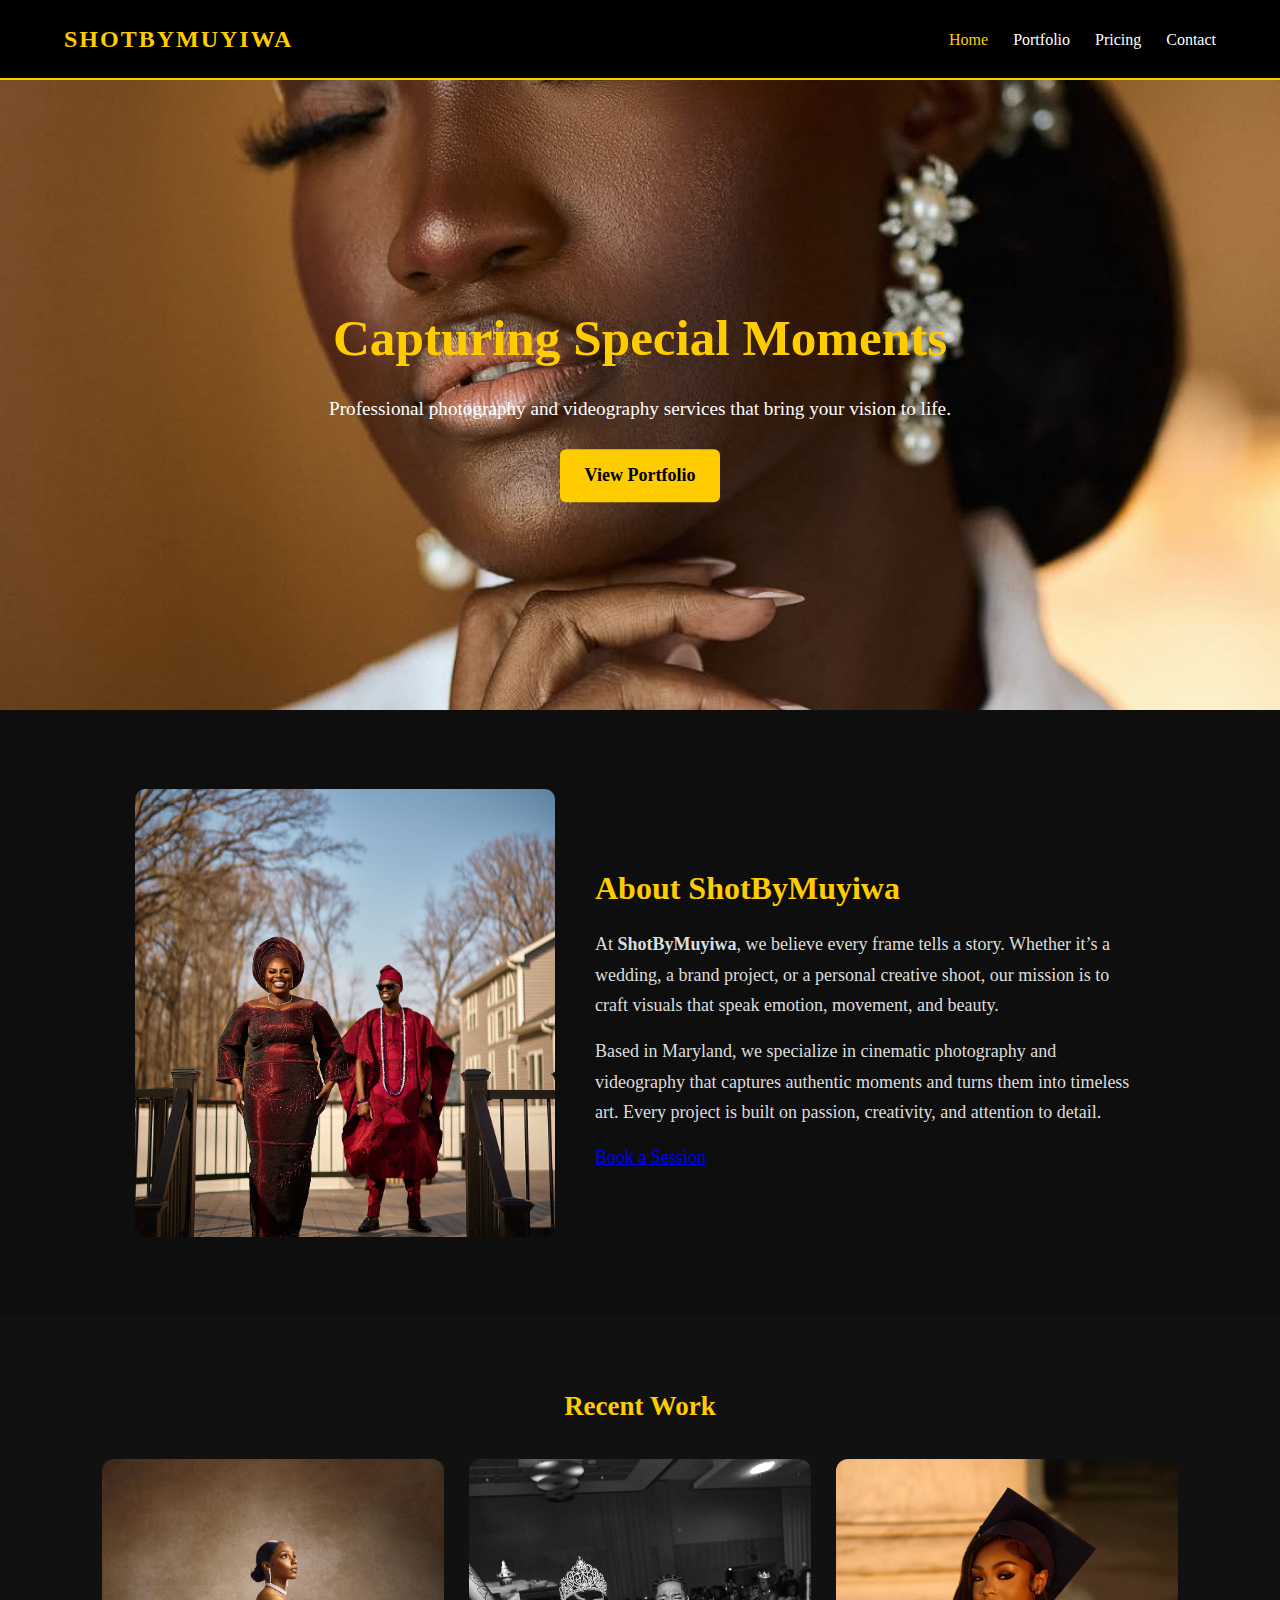
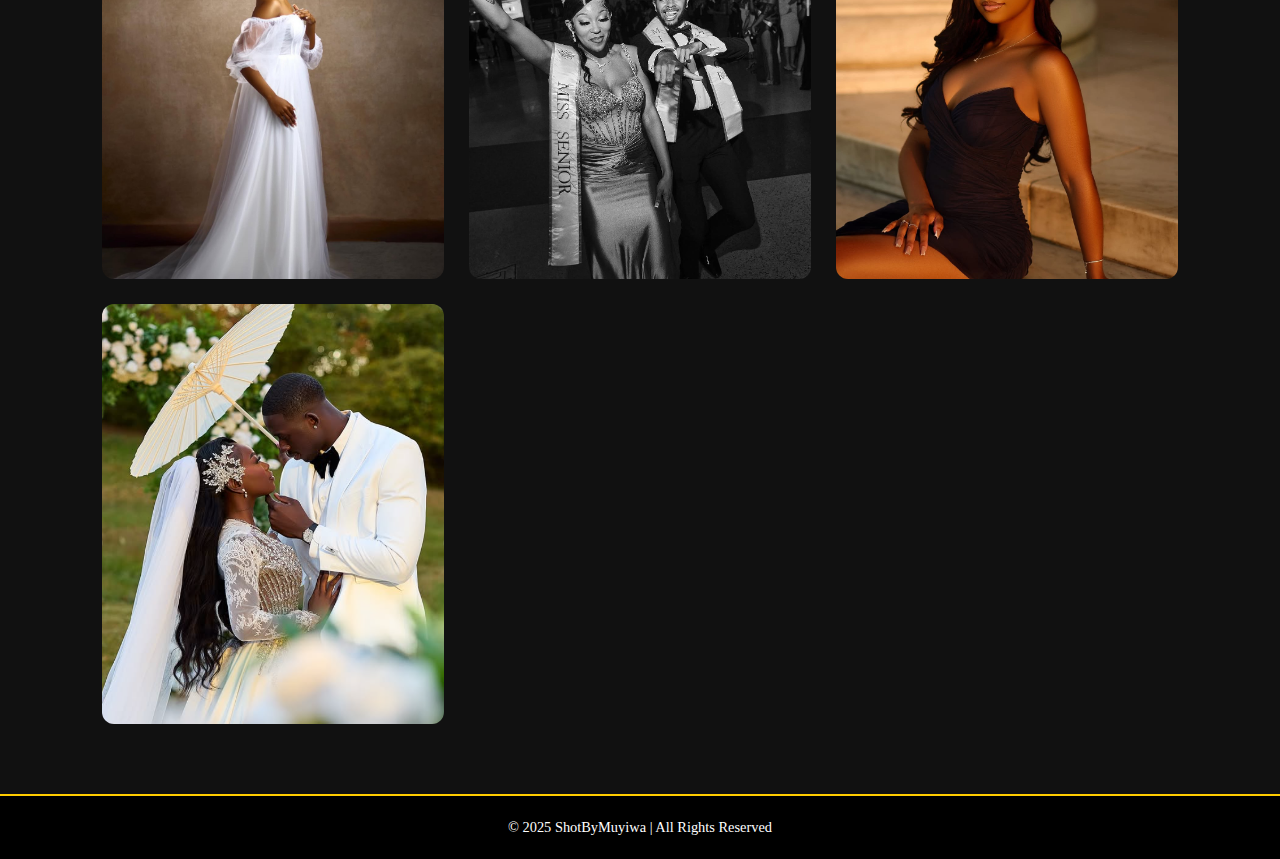
<file: index.html>
<!DOCTYPE html>
<html lang="en">

<head>
    <meta charset="UTF-8">
    <meta name="viewport" content="width=device-width, initial-scale=1.0">
    <title>ShotByMuyiwa | Home</title>
    <link rel="stylesheet" href="shotbymuyiwa.css">
</head>

<body>

    <!-- HEADER -->
    <header>
        <div class="logo">SHOTBYMUYIWA</div>
        <nav>
            <ul>
                <li><a href="index.html" class="active">Home</a></li>
                <li><a href="portfolio.html">Portfolio</a></li>
                <li><a href="pricing.html">Pricing</a></li>
                <li><a href="contact.html">Contact</a></li>
            </ul>
        </nav>
    </header>

    <!-- HERO SECTION -->
    <section class="hero">
        <img src="./images/aminaplease.jpg" alt="ShotByMuyiwa Videography" class="hero-image">
        <div class="hero-text">
            <h1>Capturing Special Moments</h1>
            <p>Professional photography and videography services that bring your vision to life.</p>

            <a href="portfolio.html" class="button">View Portfolio</a>
        </div>
    </section>

    <!-- ABOUT SECTION -->
    <section class="about-section">
        <div class="about-container">

            <div class="about-image">
                <img src="./images/weddingportrait.jpg" alt="Wedding portrait by ShotByMuyiwa">
            </div>

            <div class="about-text">
                <h2>About ShotByMuyiwa</h2>
                <p>
                    At <strong>ShotByMuyiwa</strong>, we believe every frame tells a story. Whether it’s a wedding,
                    a brand project, or a personal creative shoot, our mission is to craft visuals that speak emotion,
                    movement, and beauty.
                </p>
                <p>
                    Based in Maryland, we specialize in cinematic photography and videography that captures authentic
                    moments and turns them into timeless art. Every project is built on passion, creativity, and
                    attention to detail.
                </p>

                <a href="contact.html" class="button">Book a Session</a>
            </div>

        </div>
    </section>

    <!-- FAVORITES -->
    <section class="gallery">
        <h2>Recent Work</h2>

        <div class="gallery-grid">

            <img src="images/weddingstudio.jpg" alt="Wedding Studio Portrait">
            <img src="images/eventstill.jpg" alt="Event Coverage">
            <img src="images/graduation.jpg" alt="Graduation Shoot">
            <img src="images/FakeWedding.jpg" alt="Fake Wedding">

        </div>
    </section>

    <!-- FOOTER -->
    <footer>
        <p>© 2025 ShotByMuyiwa | All Rights Reserved</p>
    </footer>

</body>
</html>
</file>
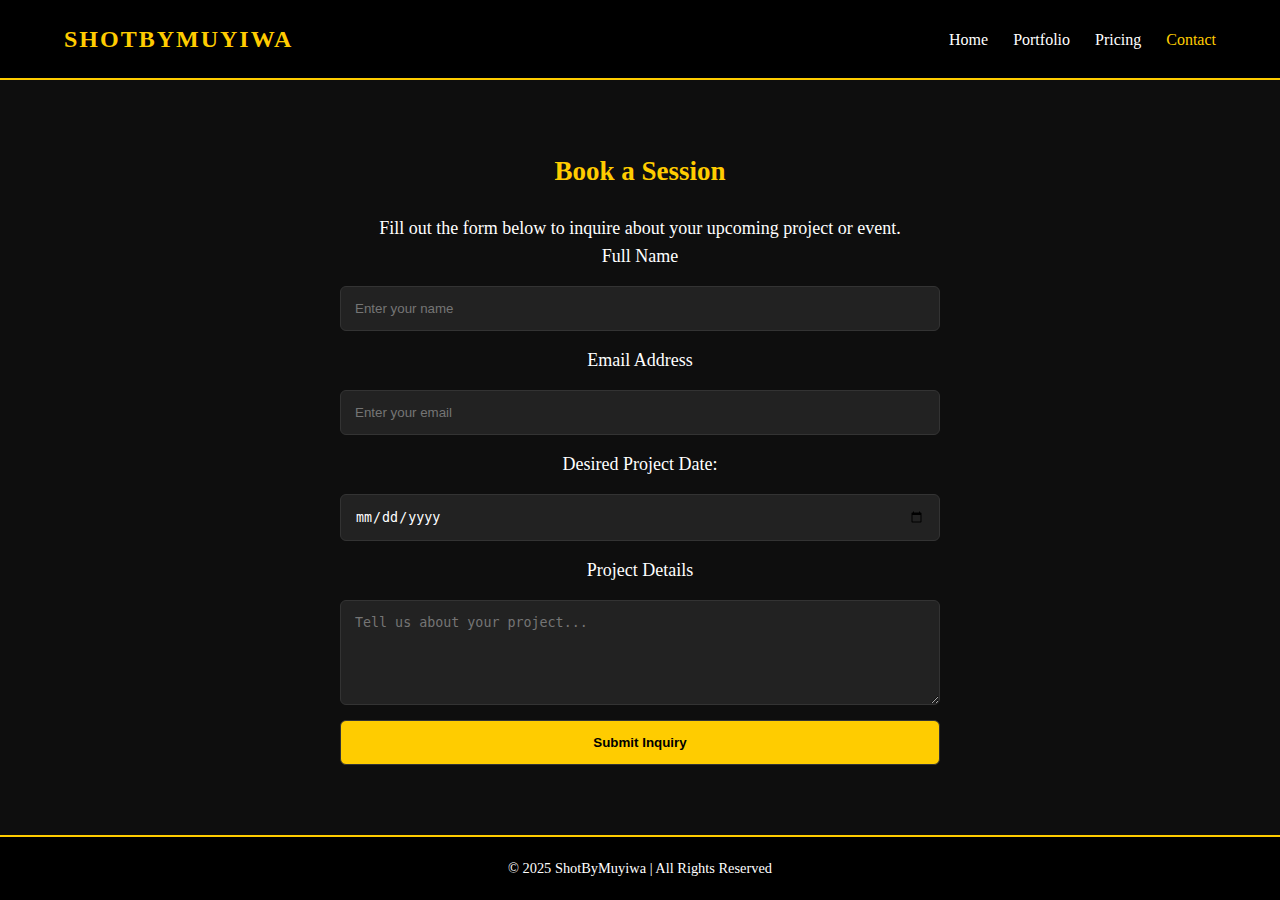
<file: contact.html>
<!DOCTYPE html>
<html lang="en">

<head>
    <meta charset="UTF-8">
    <meta name="viewport" content="width=device-width, initial-scale=1.0">
    <title>Contact | ShotByMuyiwa</title>
    <link rel="stylesheet" href="shotbymuyiwa.css">
</head>

<body>
    <!-- Header -->
    <header>
        <div class="logo">SHOTBYMUYIWA</div>
        <nav>
            <ul>
                <li><a href="index.html">Home</a></li>
                <li><a href="portfolio.html">Portfolio</a></li>
                <li><a href="pricing.html">Pricing</a></li>
                <li><a href="contact.html" class="active">Contact</a></li>
            </ul>
        </nav>
    </header>

    <!-- Contact Section -->
    <section class="contact-form">
        <h2>Book a Session</h2>
        <p>Fill out the form below to inquire about your upcoming project or event.</p>

        <form action="https://webdevbasics.net/scripts/javajam8.php" method="POST">
            <label for="name">Full Name</label>
            <input type="text" id="name" name="name" placeholder="Enter your name" required>

            <label for="email">Email Address</label>
            <input type="email" id="email" name="email" placeholder="Enter your email" required>

            <label for="date"> Desired Project Date:</label>
            <input type="date" id="date" name="date" min="2025-11-11" required>


            <label for="notes">Project Details</label>
            <textarea id="notes" name="notes" rows="5" placeholder="Tell us about your project..."></textarea>

            <input type="submit" value="Submit Inquiry">
        </form>
    </section>

    <!-- Footer -->
    <footer>
        <p>© 2025 ShotByMuyiwa | All Rights Reserved</p>
    </footer>
</body>

</html>
</file>
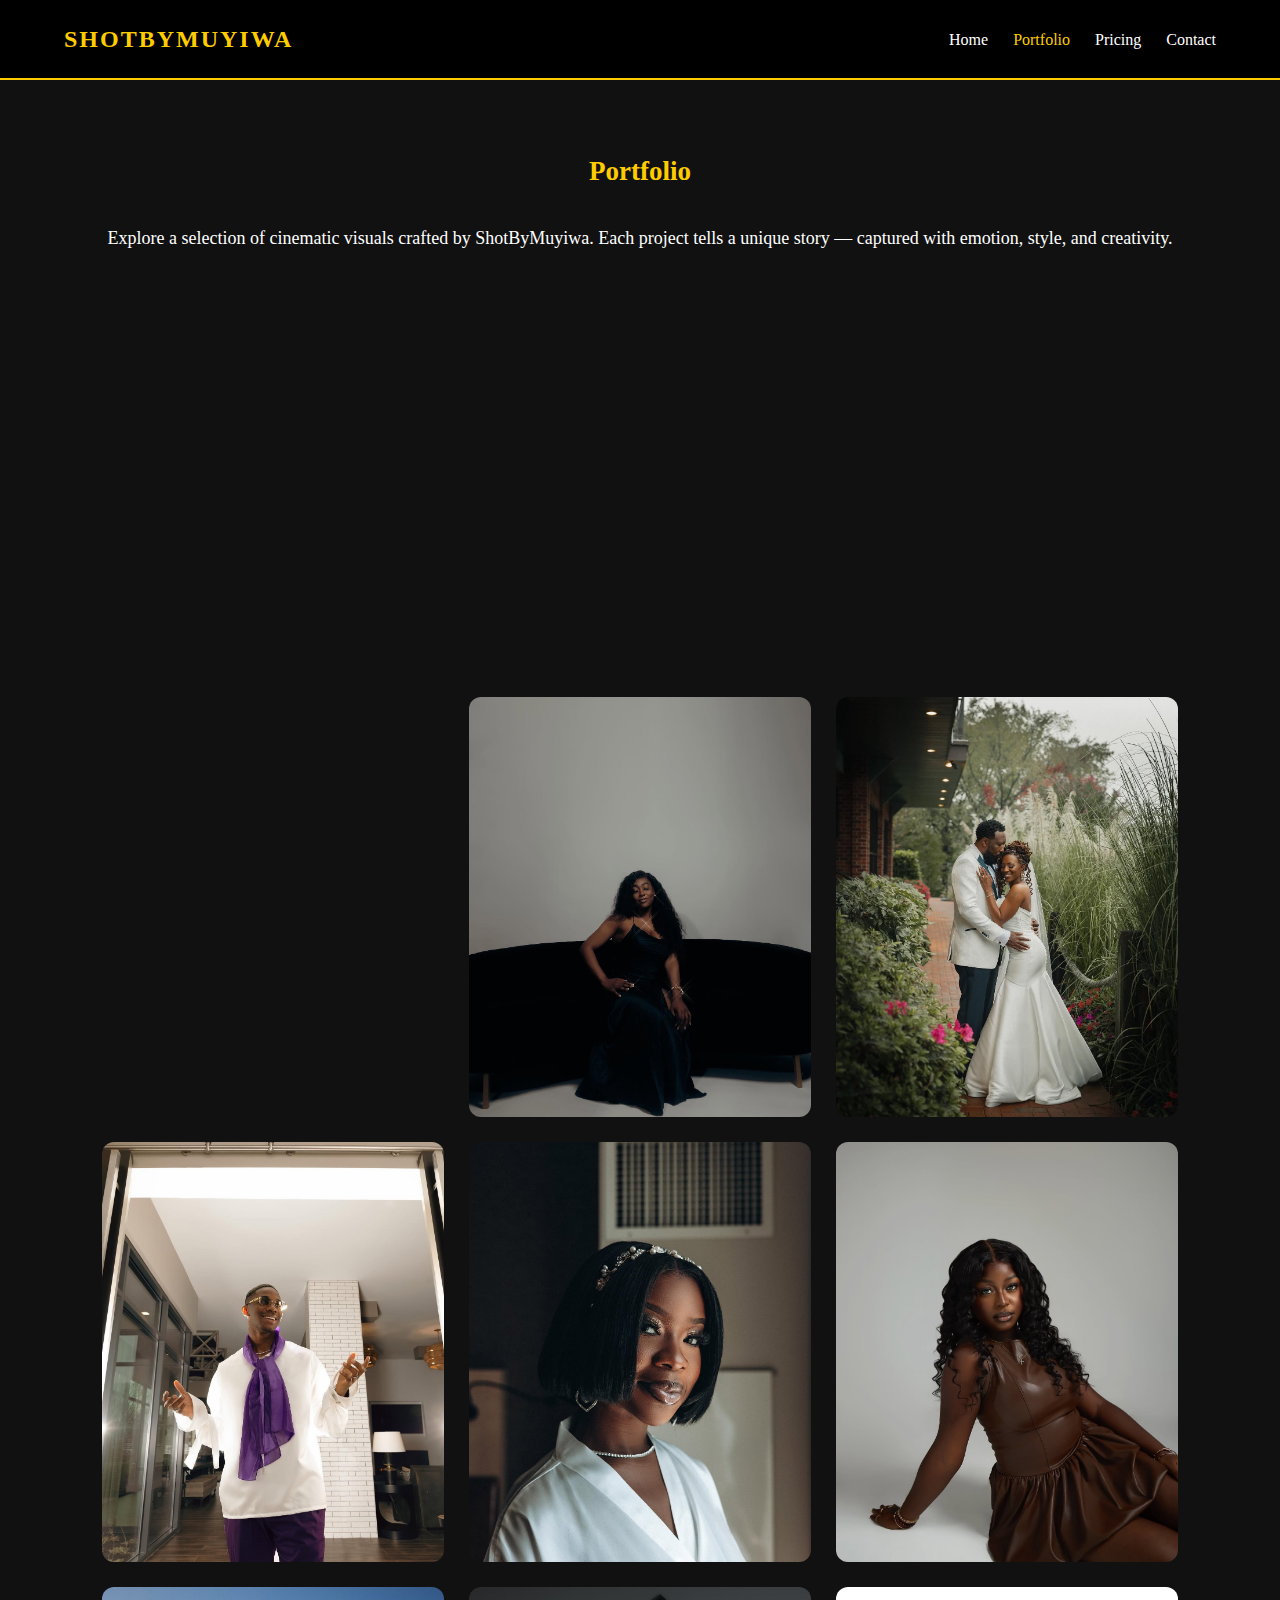
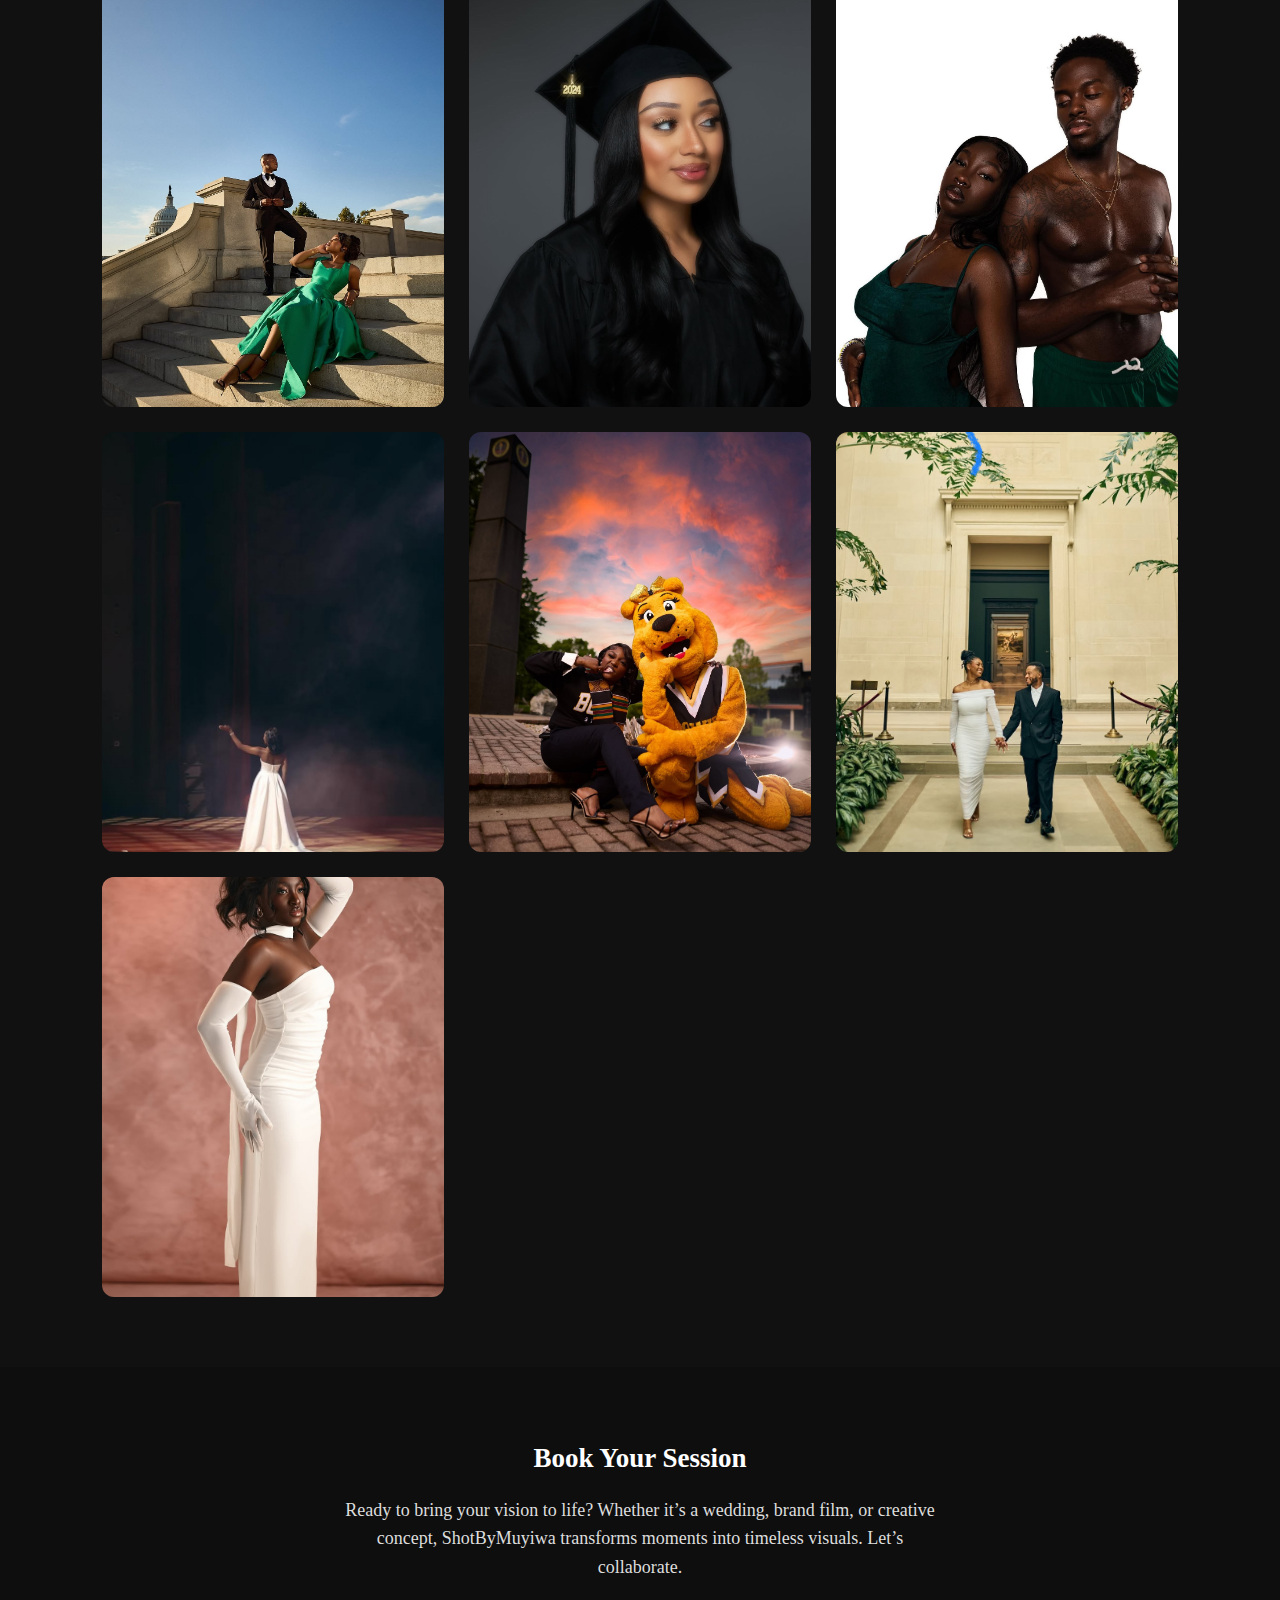
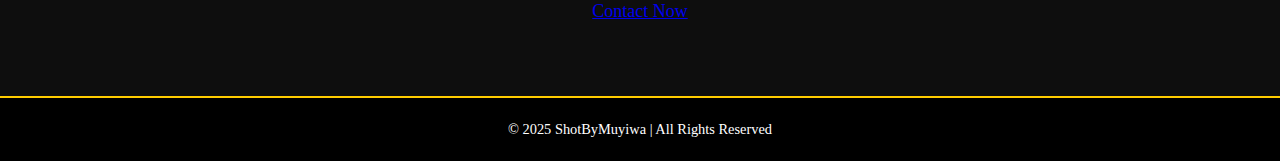
<file: portfolio.html>
<!DOCTYPE html>
<html lang="en">

<head>
    <meta charset="UTF-8">
    <meta name="viewport" content="width=device-width, initial-scale=1.0">
    <title>ShotByMuyiwa | Portfolio</title>
    <link rel="stylesheet" href="shotbymuyiwa.css">
</head>

<body>
    <!-- Header -->
    <header>
        <div class="logo">SHOTBYMUYIWA</div>
        <nav>
            <ul>
                <li><a href="index.html">Home</a></li>
                <li><a href="portfolio.html" class="active">Portfolio</a></li>
                <li><a href="pricing.html">Pricing</a></li>
                <li><a href="contact.html">Contact</a></li>
            </ul>
        </nav>
    </header>

    <section class="gallery">
    <h2>Portfolio</h2>
    <p>Explore a selection of cinematic visuals crafted by ShotByMuyiwa. Each project tells a unique story —
        captured with emotion, style, and creativity.</p>

    <div class="gallery-grid">
            <div class="video-wrapper">
                <iframe 
                    src="https://www.youtube.com/embed/mu0DJ1X8xSg"
"                   title="YouTube Video"
                    allowfullscreen>
                </iframe>
            </div>

            <div class="video-wrapper">
                <iframe 
                    src="https://youtube.com/embed/Rr0INExoh0A"
"                   title="YouTube Video"
                    allowfullscreen>
                </iframe>
            </div>

            <div class="video-wrapper">
                <iframe 
                    src="https://youtube.com/embed/op9bhNIUlAk"
"                   title="YouTube Video"
                    allowfullscreen>
                </iframe>
            </div>

            <div class="video-wrapper">
                <iframe 
                    src="https://www.youtube.com/embed/HJZU3CNEglQ"
                    title="YouTube Video"
                    allowfullscreen>
                </iframe>
            </div>

    
        <img src="./images/fikayo.jpg" alt="Wedding Cinematic Still">
        <img src="./images/wedding2.jpg" alt="Portrait Shoot">
        <img src="./images/inicash.jpg" alt="Commercial Visual">
        <img src="./images/wedding3.jpg" alt="Wedding Still">
        <img src="./images/sharon.jpg" alt="Studio Still 1">
        <img src="./images/damiandevodie.jpg" alt="Outside Still 1">
        <img src="./images/aisha.jpg" alt="Studio Still 2">
        <img src="./images/abdulahi.jpg" alt="Studio Still 3">
        <img src="./images/destiny.jpg" alt="Morgan Coronation">
        <img src="./images/aicha.jpg" alt="Outside Still 2">
        <img src="./images/kennedy.jpg" alt="Outside Still 3">
        <img src="./images/Temi.jpg" alt="Studio Still 4">

    </div>
</section>


    <section class="about-section" style="text-align:center;">
        <h2>Book Your Session</h2>
        <p style="max-width:600px;margin:15px auto;color:#ddd;">
            Ready to bring your vision to life? Whether it’s a wedding, brand film, or creative concept,
            ShotByMuyiwa transforms moments into timeless visuals. Let’s collaborate.
        </p>
        <a href="contact.html" class="button">Contact Now</a>
    </section>

    <footer>
        <p>© 2025 ShotByMuyiwa | All Rights Reserved</p>
    </footer>
</body>

</html>
</file>
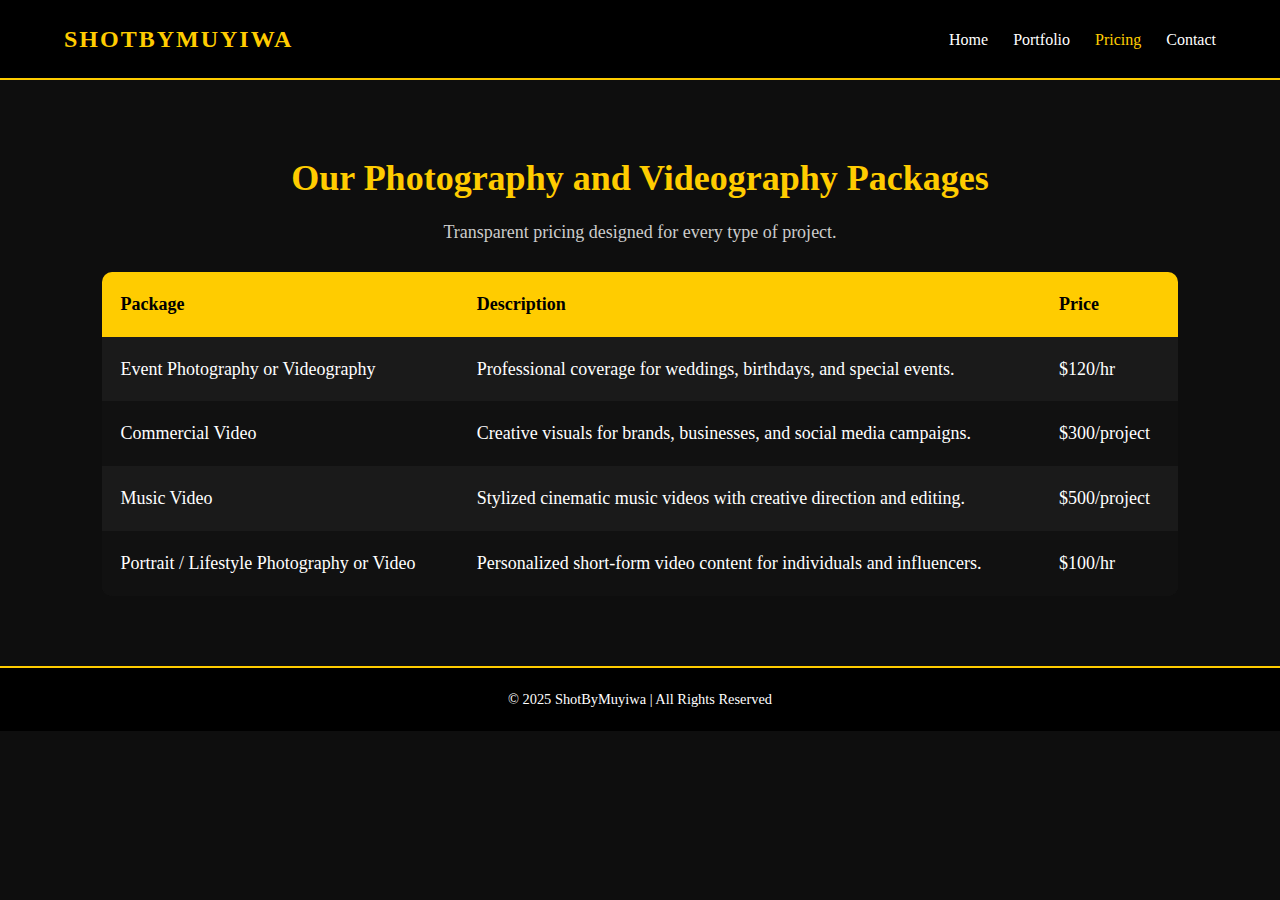
<file: pricing.html>
<!DOCTYPE html>
<html lang="en">

<head>
  <meta charset="UTF-8">
  <meta name="viewport" content="width=device-width, initial-scale=1.0">
  <title>Pricing | ShotByMuyiwa</title>
  <link rel="stylesheet" href="shotbymuyiwa.css">
</head>

<body>
  <!-- Header -->
  <header>
    <div class="logo">SHOTBYMUYIWA</div>
    <nav>
      <ul>
        <li><a href="index.html">Home</a></li>
        <li><a href="portfolio.html">Portfolio</a></li>
        <li><a href="pricing.html" class="active">Pricing</a></li>
        <li><a href="contact.html">Contact</a></li>
      </ul>
    </nav>
  </header>

  <!-- Pricing Section -->
  <section class="pricing">
    <h1>Our Photography and Videography Packages</h1>
    <p>Transparent pricing designed for every type of project.</p>

    <div class="table-wrapper">
      <table>
        <thead>
          <tr>
            <th>Package</th>
            <th>Description</th>
            <th>Price</th>
          </tr>
        </thead>
        <tbody>
          <tr>
            <td>Event Photography or Videography</td>
            <td>Professional coverage for weddings, birthdays, and special events.</td>
            <td>$120/hr</td>
          </tr>
          <tr>
            <td>Commercial Video</td>
            <td>Creative visuals for brands, businesses, and social media campaigns.</td>
            <td>$300/project</td>
          </tr>
          <tr>
            <td>Music Video</td>
            <td>Stylized cinematic music videos with creative direction and editing.</td>
            <td>$500/project</td>
          </tr>
          <tr>
            <td>Portrait / Lifestyle Photography or Video</td>
            <td>Personalized short-form video content for individuals and influencers.</td>
            <td>$100/hr</td>
          </tr>
        </tbody>
      </table>
    </div>
  </section>

  <!-- Footer -->
  <footer>
    <p>© 2025 ShotByMuyiwa | All Rights Reserved</p>
  </footer>
</body>

</html>
</file>
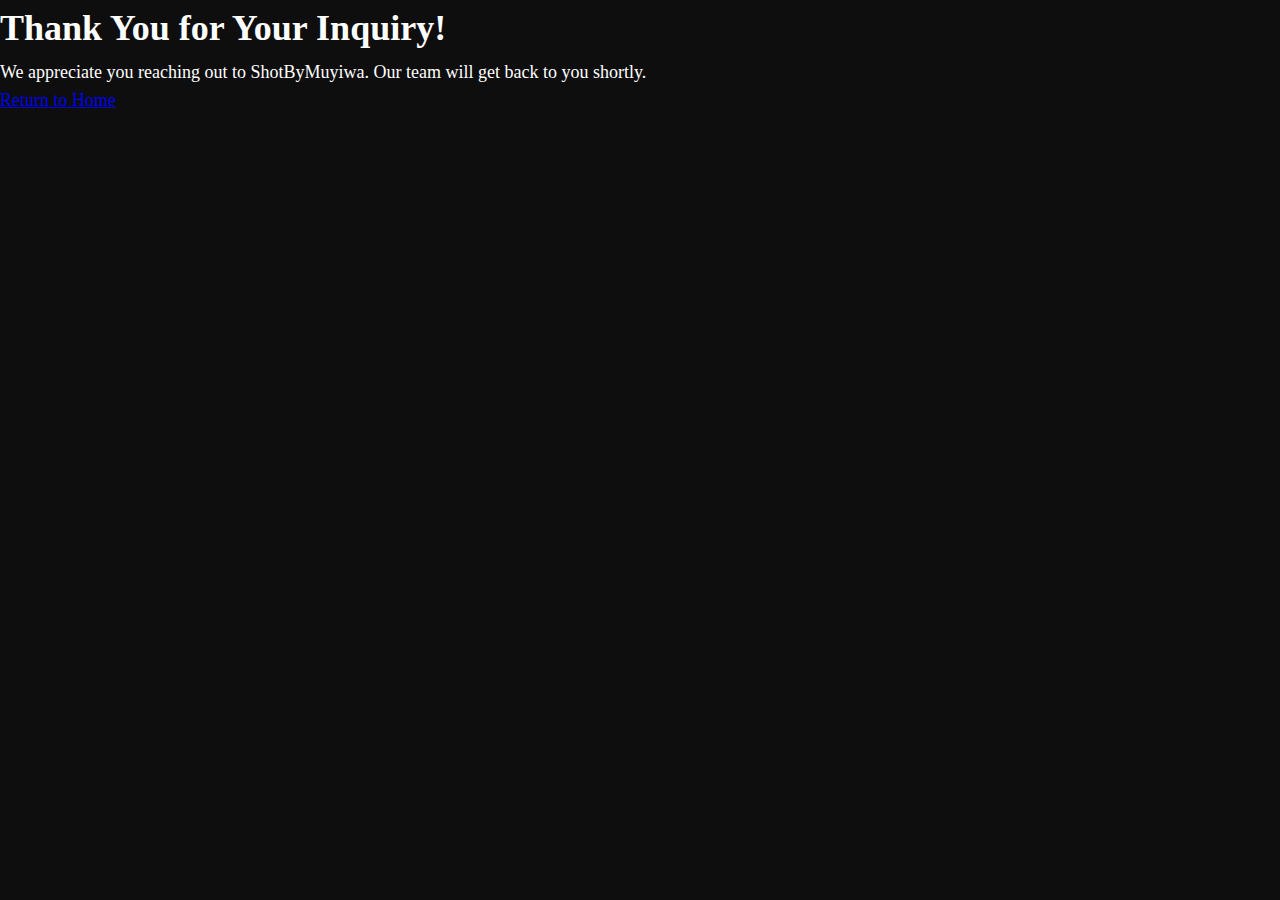
<file: thankyou.html>
<!DOCTYPE html>
<html lang="en">

<head>
    <meta charset="UTF-8">
    <meta name="viewport" content="width=device-width, initial-scale=1.0">
    <title>Thank You | ShotByMuyiwa</title>
    <link rel="stylesheet" href="shotbymuyiwa.css">
</head>

<body class="thankyou-body">
    <div class="thankyou-overlay">
        <div class="thankyou-content">
            <h1>Thank You for Your Inquiry!</h1>
            <p>We appreciate you reaching out to ShotByMuyiwa. Our team will get back to you shortly.</p>
            <a href="index.html" class="button">Return to Home</a>
        </div>
    </div>
</body>

</html>
</file>
<file: shotbymuyiwa.css>
* {
    margin: 0;
    padding: 0;
    box-sizing: border-box;
}

body {
    font-family: 'Times New Roman', sans-serif;
    background-color: #0e0e0e;
    color: #fff;
    font-size: 18px;
    line-height: 1.6;
}
header {
    background-color: #000;
    padding: 20px 5%;
    display: flex;
    justify-content: space-between;
    align-items: center;
    border-bottom: 2px solid #ffcc00;
    position: sticky;
    top: 0;
    z-index: 1000;
}
.logo {
    font-size: 1.5rem;
    font-weight: 700;
    letter-spacing: 2px;
    color: #ffcc00;
}
nav ul {
    list-style: none;
    display: flex;
    gap: 25px;
}
nav a {
    text-decoration: none;
    color: #fff;
    font-size: 1rem;
    transition: 0.3s;
}
nav a:hover,
nav a.active {
    color: #ffcc00;
}
.hero {
    position: relative;
    width: 100%;
    overflow: hidden;
}
.hero-image {
    width: 100%;
    height: 70vh;
    object-fit: cover;
}
.hero-text {
    position: absolute;
    top: 50%;
    left: 50%;
    transform: translate(-50%, -50%);
    text-align: center;
    width: 90%;
    max-width: 750px;
}
.hero-text h1 {
    font-size: clamp(2rem, 4vw, 3.5rem);
    color: #ffcc00;
    font-weight: 700;
}
.hero-text p {
    font-size: clamp(1rem, 2vw, 1.2rem);
    margin-top: 15px;
}
.hero-text .button {
    margin-top: 25px;
    display: inline-block;
    padding: 12px 25px;
    background-color: #ffcc00;
    color: #000;
    border-radius: 6px;
    font-weight: 600;
    text-decoration: none;
    transition: 0.3s;
}
.hero-text .button:hover {
    background-color: #fff;
}
.about-section {
    padding: 70px 8%;
}
.about-container {
    display: flex;
    flex-wrap: wrap;
    gap: 40px;
    align-items: center;
    justify-content: center;
}
.about-image img {
    width: 100%;
    max-width: 420px;
    border-radius: 10px;
}
.about-text {
    max-width: 550px;
}
.about-text h2 {
    font-size: 2rem;
    color: #ffcc00;
    margin-bottom: 15px;
}
.about-text p {
    color: #ddd;
    margin-bottom: 15px;
    line-height: 1.7;
}
.gallery {
    padding: 70px 8%;
    background-color: #111;
    text-align: center;
}
.gallery h2 {
    color: #ffcc00;
    margin-bottom: 30px;
}
.gallery-grid {
    display: grid;
    grid-template-columns: repeat(auto-fit, minmax(300px, 1fr));
    gap: 25px;
    width: 100%;
}
.gallery-grid img,
.gallery-grid video {
    width: 100%;
    height: 420px;
    object-fit: cover;
    border-radius: 12px;
    transition: 0.3s;
}
.gallery-grid img:hover,
.gallery-grid video:hover {
    transform: scale(1.05);
    filter: brightness(90%);
}
.video-wrapper {
    width: 100%;
    height: 420px;     
    overflow: hidden;
    border-radius: 12px;
}
.video-wrapper iframe {
    width: 100%;
    height: 100%;
    object-fit: cover;
    border: none;
}
.pricing {
    padding: 70px 8%;
    text-align: center;
}
.pricing h1 {
    color: #ffcc00;
    margin-bottom: 10px;
}
.pricing p {
    color: #ccc;
    margin-bottom: 25px;
}
.pricing .table-wrapper {
    width: 100%;
    overflow-x: auto;
}
.pricing table {
    width: 100%;
    border-collapse: collapse;
    background-color: #1a1a1a;
    border-radius: 10px;
    overflow: hidden;
}
.pricing th,
.pricing td {
    padding: 18px;
    text-align: left;
}
.pricing th {
    background-color: #ffcc00;
    color: #000;
}
.pricing tr:nth-child(even) {
    background-color: #111;
}
.pricing tr:hover {
    background-color: #222;
}
.contact-form {
    padding: 70px 8%;
    text-align: center;
}
.contact-form h2 {
    color: #ffcc00;
    margin-bottom: 20px;
}
.contact-form form {
    max-width: 600px;
    margin: auto;
    display: flex;
    flex-direction: column;
    gap: 15px;
}
.contact-form input,
.contact-form textarea {
    padding: 14px;
    background-color: #222;
    border: 1px solid #333;
    color: #fff;
    border-radius: 6px;
}
.contact-form input:focus,
.contact-form textarea:focus {
    border-color: #ffcc00;
    outline: none;
}
.contact-form input[type="submit"] {
    background-color: #ffcc00;
    color: #000;
    font-weight: 600;
    cursor: pointer;
}

.contact-form input[type="submit"]:hover {
    background-color: #fff;
}
footer {
    background-color: #000;
    padding: 20px;
    text-align: center;
    border-top: 2px solid #ffcc00;
    font-size: 0.9rem;
}
@media (max-width: 900px) {
    header {
        flex-direction: column;
        gap: 12px;
    }
    nav ul {
        flex-wrap: wrap;
        justify-content: center;
        gap: 15px;
    }
    .about-container {
        text-align: center;
    }
    .hero-image {
        height: 55vh;
    }
}

@media (max-width: 600px) {
    header {
        padding: 15px 5%;
        flex-direction: column;
        gap: 15px;
    }
    nav ul {
        flex-direction: column;
        gap: 12px;
        text-align: center;
        width: 100%;
    }
    nav ul li a {
        display: block;
        padding: 10px 0;
        width: 100%;
    }
    .hero-image {
        height: 50vh;
    }
    .hero-text {
        padding: 0 10px;
    }
    .about-section,
    .gallery,
    .pricing,
    .contact-form {
        padding: 50px 5%;
    }
    .pricing table {
        font-size: 0.85rem;
    }
    .gallery-grid img,
    .video-wrapper {
        height: 300px; 
    }
}
</file>
